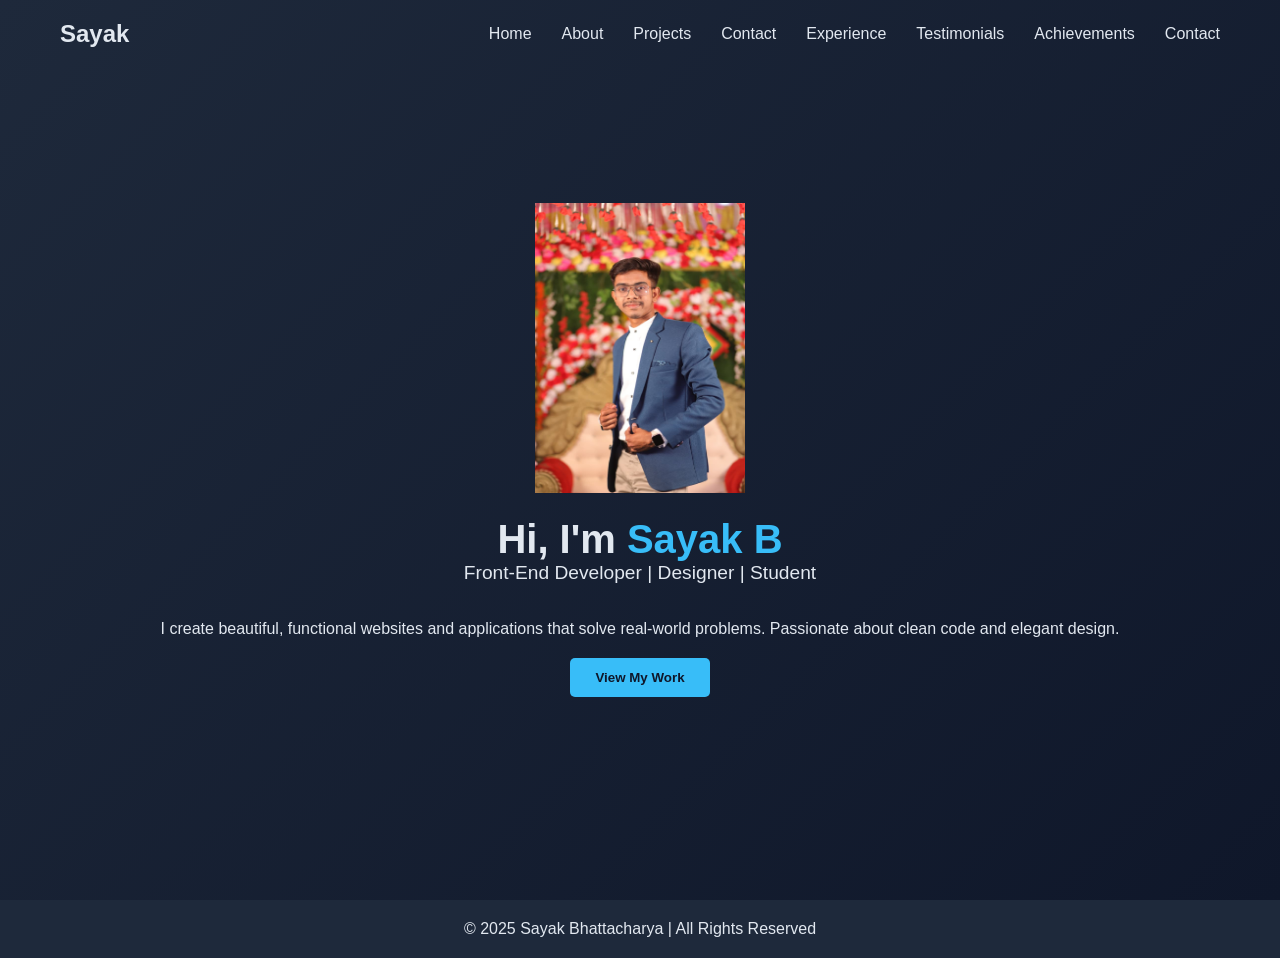
<file: index.html>
<!DOCTYPE html>
<html lang="en">
<head>
  <meta charset="UTF-8">
  <meta name="viewport" content="width=device-width, initial-scale=1.0">
  <title>My Portfolio | Sayak Bhattacharya</title>
  <link rel="stylesheet" href="style.css">
</head>
<body>
  <header>
     <!-- Navigation -->
    <nav id="navbar">
        <div class="nav-container">
            <div class="logo">Sayak</div>
            <ul class="nav-links" id="navLinks">
                <li><a href="index.html">Home</a></li>
                <li><a href="about.html">About</a></li>
        <li><a href="projects.html">Projects</a></li>
        <li><a href="contact.html">Contact</a></li>
                <li><a href="#experience">Experience</a></li>
                <li><a href="#testimonials">Testimonials</a></li>
                <li><a href="#achievements">Achievements</a></li>
                <li><a href="#contact">Contact</a></li>
            </ul>
            <div class="menu-toggle" id="menuToggle">
                <span></span>
                <span></span>
                <span></span>
            </div>
        </div>
    </nav>

  </header>

  

  <section class="hero">
    <div class="hero-text">
        <img src="WhatsApp Image 2025-11-06 at 18.50.40.jpeg" alt="" style="width: 250px; height: 290px; margin-bottom: 20px; padding: 0 20px;border-radius: 5px;" >
      <h2>Hi, I'm <span>Sayak Bhattacharya</span></h2>
      <p style="font-size: larger;">Front-End Developer | Designer | Student</p><br><br>
      <p>I create beautiful, functional websites and applications that solve real-world problems.
         Passionate about clean code and elegant design.</p>
      <button onclick="window.location.href='projects.html'">View My Work</button>
    </div>
  </section>

  <footer>
    <p>© 2025 Sayak Bhattacharya | All Rights Reserved</p>
  </footer>

  <script src="script.js"></script>
</body>
</html>
</file>
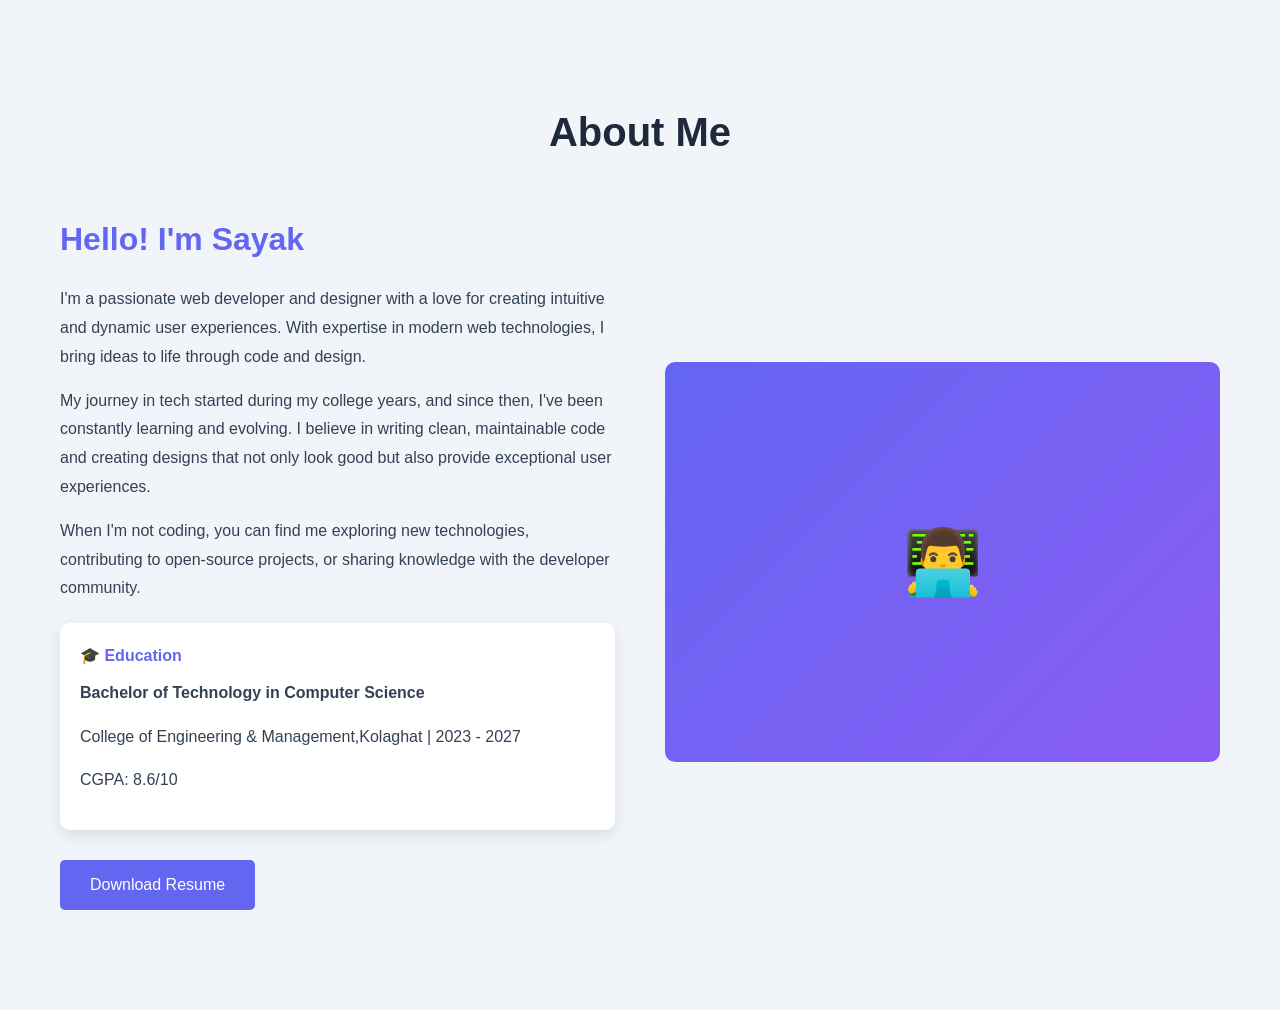
<file: about.html>
<!DOCTYPE html>
<html lang="en">
<head>
    <meta charset="UTF-8">
    <meta name="viewport" content="width=device-width, initial-scale=1.0">
    <title>Document</title>
    <link rel="stylesheet" href="about_style.css">
</head>

<body>
    <!-- About Section -->
    <section id="about">
        <div class="container">
            <h2 class="section-title">About Me</h2>
            <div class="about-content">
                <div class="about-text">
                    <h3>Hello! I'm Sayak</h3>
                    <p>I'm a passionate web developer and designer with a love for creating intuitive and dynamic user experiences. With expertise in modern web technologies, I bring ideas to life through code and design.</p>
                    <p>My journey in tech started during my college years, and since then, I've been constantly learning and evolving. I believe in writing clean, maintainable code and creating designs that not only look good but also provide exceptional user experiences.</p>
                    <p>When I'm not coding, you can find me exploring new technologies, contributing to open-source projects, or sharing knowledge with the developer community.</p>
                    
                    <div class="education">
                        <h4>🎓 Education</h4>
                        <p><strong>Bachelor of Technology in Computer Science</strong></p>
                        <p>College of Engineering & Management,Kolaghat | 2023 - 2027</p>
                        <p>CGPA: 8.6/10</p>
                    </div>
                    
                    <a href="#" class="btn download-btn">Download Resume</a>
                </div>
                <div class="about-image">
                    <div style="width: 100%; height: 400px; background: linear-gradient(135deg, var(--primary), var(--secondary)); border-radius: 10px; display: flex; align-items: center; justify-content: center; color: white; font-size: 4rem;">
                        👨‍💻
                    </div>
                </div>
            </div>
        </div>
    </section>

</body>
</html>
</file>
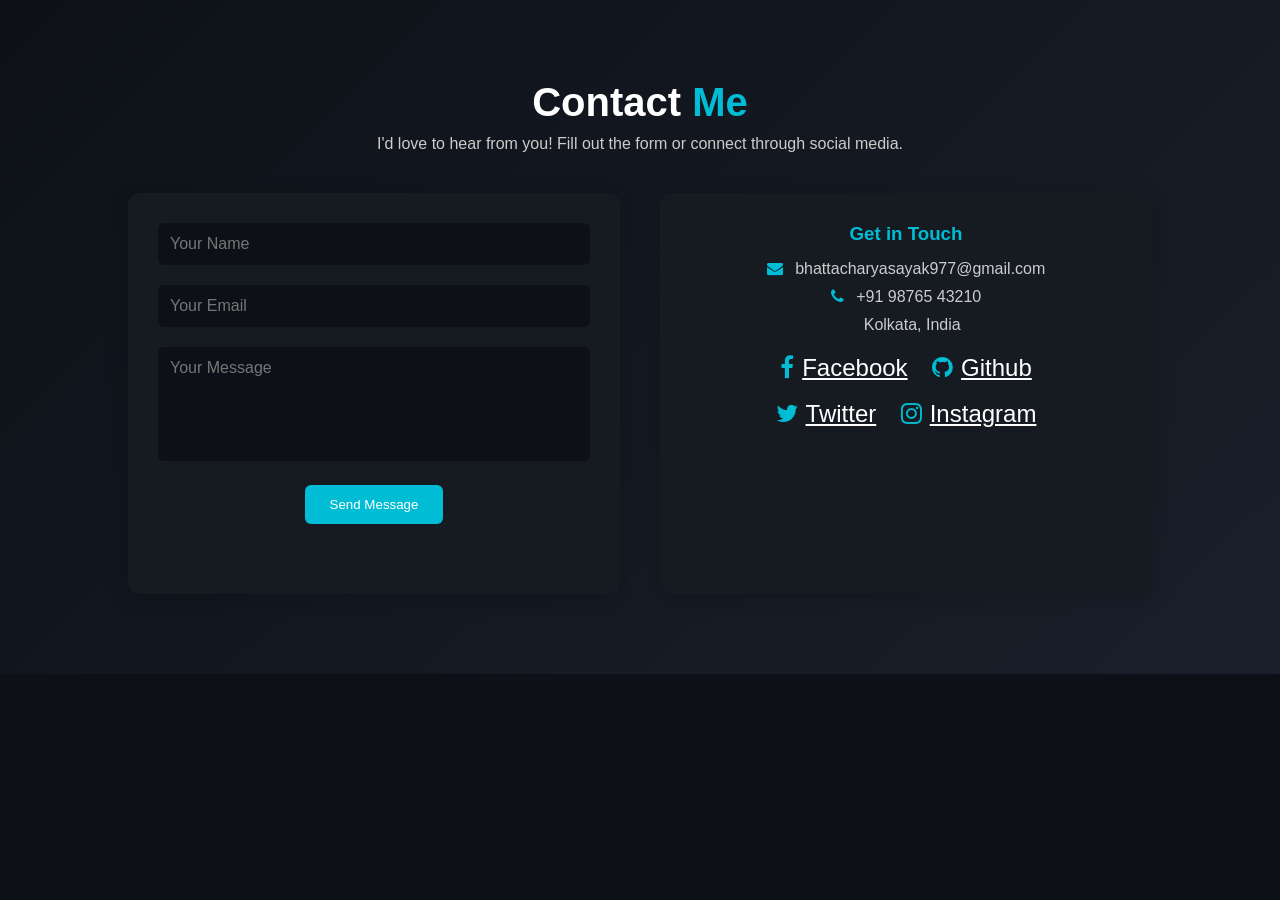
<file: contact.html>
<!DOCTYPE html>
<html lang="en">
<head>
  <meta charset="UTF-8" />
  <meta name="viewport" content="width=device-width, initial-scale=1.0" />
  <title>Contact Me</title>
  <link rel="stylesheet" href="contact.css" />
  <link rel="stylesheet" href="https://cdnjs.cloudflare.com/ajax/libs/font-awesome/4.7.0/css/font-awesome.min.css">
</head>
<body>

  <section class="contact-section" id="contact">
    <div class="contact-container">
      <h2>Contact <span>Me</span></h2>
      <p>I'd love to hear from you! Fill out the form or connect through social media.</p>

      <div class="contact-content">
        <!-- Contact Form -->
        <form id="contactForm" class="contact-form">
          <div class="form-group">
            <input type="text" id="name" placeholder="Your Name" required>
          </div>
          <div class="form-group">
            <input type="email" id="email" placeholder="Your Email" required>
          </div>
          <div class="form-group">
            <textarea id="message" rows="5" placeholder="Your Message" required></textarea>
          </div>
          <button type="submit" class="btn">Send Message</button>
          <p id="form-status"></p>
        </form>

        <!-- Contact Info -->
        <div class="contact-info">
          <h3>Get in Touch</h3>
          <p><i class="fa fa-envelope"></i> bhattacharyasayak977@gmail.com</p>
          <p><i class="fa fa-phone"></i> +91 98765 43210</p>
          <p><i class="fa fa-map-marker-alt"></i> Kolkata, India</p>

          <div class="social-icons">
            <a href="https://linkedin.com" target="_blank"><i class="fa fa-facebook-f"></i>Facebook</a>
            <a href="https://github.com" target="_blank"><i class="fa fa-github"></i>Github</a><br> <br>
            <a href="https://twitter.com" target="_blank"><i class="fa fa-twitter"></i>Twitter</a>
            <a href="https://instagram.com" target="_blank"><i class="fa fa-instagram"></i>Instagram</a>
          </div>
        </div>
      </div>
    </div>
  </section>

  <script>
    document.getElementById("contactForm").addEventListener("submit", function (e) {
  e.preventDefault();

  const name = document.getElementById("name").value.trim();
  const email = document.getElementById("email").value.trim();
  const message = document.getElementById("message").value.trim();
  const status = document.getElementById("form-status");

  if (name === "" || email === "" || message === "") {
    status.textContent = "⚠️ Please fill out all fields.";
    status.style.color = "orange";
    return;
  }

  // Simple Email validation
  const emailPattern = /^[^ ]+@[^ ]+\.[a-z]{2,3}$/;
  if (!email.match(emailPattern)) {
    status.textContent = "❌ Please enter a valid email address.";
    status.style.color = "red";
    return;
  }

  // Simulate success message
  status.textContent = "✅ Message sent successfully!";
  status.style.color = "lightgreen";

  // Reset form
  document.getElementById("contactForm").reset();

  // Optional: fade out message after a few seconds
  setTimeout(() => (status.textContent = ""), 4000);
});

  </script>
</body>
</html>
</file>
<file: style.css>
* {
  margin: 0;
  padding: 0;
  box-sizing: border-box;
  font-family: "Poppins", sans-serif;
}

body {
  background: #0f172a;
  color: #e2e8f0;
}

/* Navigation */
        nav {
            position: fixed;
            top: 0;
            width: 100%;
            background: var(--white);
            box-shadow: 0 2px 10px var(--shadow);
            z-index: 1000;
            transition: all 0.3s;
        }

        nav.scrolled {
            padding: 10px 0;
        }

        .nav-container {
            display: flex;
            justify-content: space-between;
            align-items: center;
            padding: 20px;
            max-width: 1200px;
            margin: 0 auto;
        }

        .logo {
            font-size: 24px;
            font-weight: bold;
            color: var(--primary);
        }

        .nav-links {
            display: flex;
            list-style: none;
            gap: 30px;
        }

        .nav-links a {
            text-decoration: none;
            color: var(--text);
            font-weight: 500;
            transition: color 0.3s;
        }

        .nav-links a:hover {
            color: var(--primary);
        }

        .menu-toggle {
            display: none;
            flex-direction: column;
            cursor: pointer;
        }

        .menu-toggle span {
            width: 25px;
            height: 3px;
            background: var(--primary);
            margin: 3px 0;
            transition: 0.3s;
        }

/* Hero Section */
.hero {
  height: 100vh;
  display: flex;
  justify-content: center;
  align-items: center;
  text-align: center;
  background: linear-gradient(135deg, #1e293b, #0f172a);
}

.hero-text h2 {
  font-size: 2.5rem;
}

.hero-text span {
  color: #38bdf8;
}

button {
  margin-top: 20px;
  padding: 12px 25px;
  border: none;
  background: #38bdf8;
  color: #0f172a;
  border-radius: 5px;
  font-weight: 600;
  cursor: pointer;
  transition: 0.3s;
}

button:hover {
  background: #0ea5e9;
}

/* Footer */
footer {
  text-align: center;
  padding: 20px;
  background: #1e293b;
}
</file>
<file: about_style.css>
/* About Section */
* {
            margin: 0;
            padding: 0;
            box-sizing: border-box;
        }

        :root {
            --primary: #6366f1;
            --secondary: #8b5cf6;
            --dark: #1e293b;
            --light: #f1f5f9;
            --text: #334155;
            --white: #ffffff;
            --shadow: rgba(0, 0, 0, 0.1);
        }

        body {
            font-family: 'Segoe UI', Tahoma, Geneva, Verdana, sans-serif;
            line-height: 1.6;
            color: var(--text);
            overflow-x: hidden;
        }

        .container {
            max-width: 1200px;
            margin: 0 auto;
            padding: 0 20px;
        }

        #about {
            padding: 100px 0;
            background: var(--light);
        }

        .section-title {
            text-align: center;
            font-size: 2.5rem;
            margin-bottom: 50px;
            color: var(--dark);
        }

        .about-content {
            display: grid;
            grid-template-columns: 1fr 1fr;
            gap: 50px;
            align-items: center;
        }

        .about-text h3 {
            font-size: 2rem;
            margin-bottom: 20px;
            color: var(--primary);
        }

        .about-text p {
            margin-bottom: 15px;
            line-height: 1.8;
        }

        .education {
            background: var(--white);
            padding: 20px;
            border-radius: 10px;
            margin-top: 20px;
            box-shadow: 0 5px 15px var(--shadow);
        }

        .education h4 {
            color: var(--primary);
            margin-bottom: 10px;
        }

        .download-btn {
            margin-top: 30px;
            background: var(--primary);
            color: var(--white);
        }

        .download-btn:hover {
            background: var(--secondary);
        }



        .btn {
            padding: 12px 30px;
            border: none;
            border-radius: 5px;
            font-size: 1rem;
            cursor: pointer;
            transition: all 0.3s;
            text-decoration: none;
            display: inline-block;
        }

        .btn-primary {
            background: var(--white);
            color: var(--primary);
        }

        .btn-primary:hover {
            transform: translateY(-2px);
            box-shadow: 0 5px 15px rgba(0, 0, 0, 0.3);
        }

        .btn-secondary {
            background: transparent;
            color: var(--white);
            border: 2px solid var(--white);
        }

        .btn-secondary:hover {
            background: var(--white);
            color: var(--primary);
        }
</file>
<file: contact.css>
* {
  margin: 0;
  padding: 0;
  box-sizing: border-box;
  font-family: "Poppins", sans-serif;
}

body {
  background: #0d1117;
  color: #fff;
}

.contact-section {
  padding: 80px 10%;
  background: linear-gradient(135deg, #0d1117, #1a1f2b);
}

.contact-container {
  max-width: 1200px;
  margin: auto;
  text-align: center;
}

.contact-container h2 {
  font-size: 2.5rem;
  margin-bottom: 10px;
}

.contact-container h2 span {
  color: #00bcd4;
}

.contact-container p {
  color: #ccc;
  margin-bottom: 40px;
}

.contact-content {
  display: flex;
  flex-wrap: wrap;
  justify-content: space-between;
  gap: 40px;
}

.contact-form, .contact-info {
  flex: 1 1 400px;
  background: #161b22;
  padding: 30px;
  border-radius: 12px;
  box-shadow: 0 4px 20px rgba(0,0,0,0.2);
  transition: transform 0.3s ease;
}

.contact-form:hover, .contact-info:hover {
  transform: translateY(-5px);
}

.form-group {
  margin-bottom: 20px;
}

.contact-form input,
.contact-form textarea {
  width: 100%;
  padding: 12px;
  border: none;
  border-radius: 6px;
  background: #0d1117;
  color: #fff;
  outline: none;
  font-size: 1rem;
}

.contact-form textarea {
  resize: none;
}

.btn {
  background: #00bcd4;
  color: #fff;
  border: none;
  padding: 12px 25px;
  border-radius: 6px;
  cursor: pointer;
  transition: 0.3s;
}

.btn:hover {
  background: #0097a7;
}

.contact-info h3 {
  margin-bottom: 15px;
  color: #00bcd4;
}

.contact-info p {
  margin: 10px 0;
  font-size: 1rem;
}

.contact-info i {
  color: #00bcd4;
  margin-right: 8px;
}

.social-icons {
  margin-top: 20px;
}

.social-icons a {
  color: #fff;
  font-size: 1.5rem;
  margin: 0 10px;
  transition: color 0.3s ease;
}

.social-icons a:hover {
  color: #00bcd4;
}

#form-status {
  margin-top: 10px;
  font-size: 0.95rem;
}

/* Responsive */
@media (max-width: 768px) {
  .contact-content {
    flex-direction: column;
    align-items: center;
  }
}
</file>
